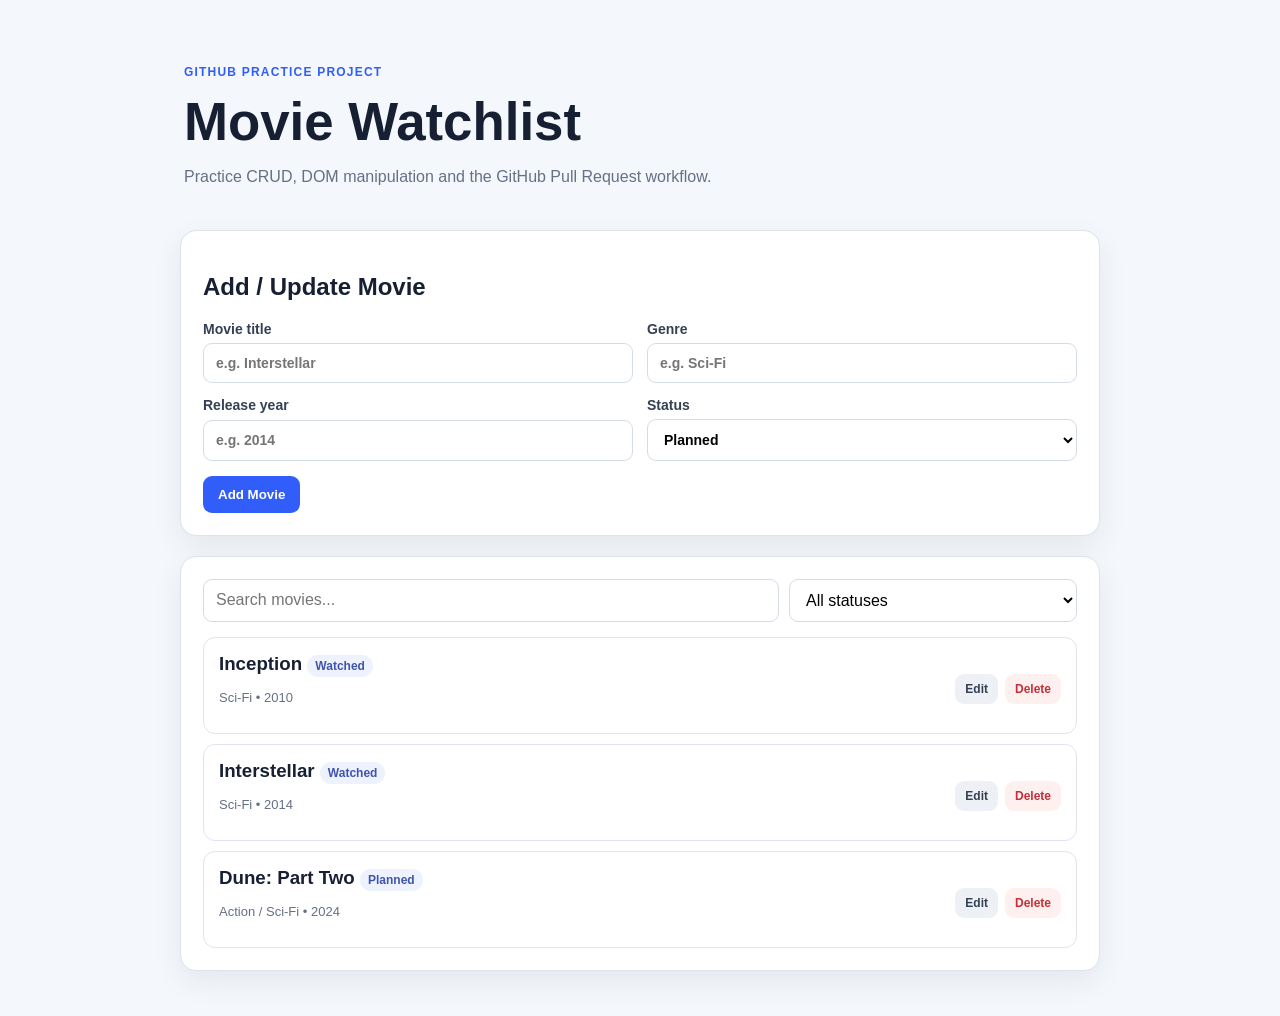
<file: index.html>
<!doctype html>
<html lang="en">
  <head>
    <meta charset="UTF-8" />
    <meta name="viewport" content="width=device-width, initial-scale=1.0" />
    <title>Movie Watchlist</title>
    <link rel="stylesheet" href="style.css" />
    <script src="script.js" defer></script>
  </head>
  <body>
    <main class="app">
      <header>
        <p class="eyebrow">GitHub Practice Project</p>
        <h1>Movie Watchlist</h1>
        <p>
          Practice CRUD, DOM manipulation and the GitHub Pull Request workflow.
        </p>
      </header>

      <section class="panel">
        <h2>Add / Update Movie</h2>
        <form id="movieForm">
          <input type="hidden" id="movieId" />
          <div class="form-grid">
            <label
              >Movie title
              <input
                id="title"
                required
                maxlength="80"
                placeholder="e.g. Interstellar"
              />
            </label>
            <label
              >Genre
              <input
                id="genre"
                required
                maxlength="40"
                placeholder="e.g. Sci-Fi"
              />
            </label>
            <label
              >Release year
              <input
                id="year"
                type="number"
                min="1888"
                max="2100"
                required
                placeholder="e.g. 2014"
              />
            </label>
            <label
              >Status
              <select id="status">
                <option value="Planned">Planned</option>
                <option value="Watched">Watched</option>
              </select>
            </label>
          </div>
          <div class="actions">
            <button type="submit" id="submitButton">Add Movie</button>
            <button type="button" id="cancelButton" class="secondary" hidden>
              Cancel Edit
            </button>
          </div>
        </form>
      </section>

      <section class="panel">
        <div class="toolbar">
          <input id="search" type="search" placeholder="Search movies..." />
          <select id="filter">
            <option value="All">All statuses</option>
            <option value="Planned">Planned</option>
            <option value="Watched">Watched</option>
          </select>
        </div>
        <div id="movieList" class="movie-list"></div>
      </section>
    </main>
  </body>
</html>
</file>
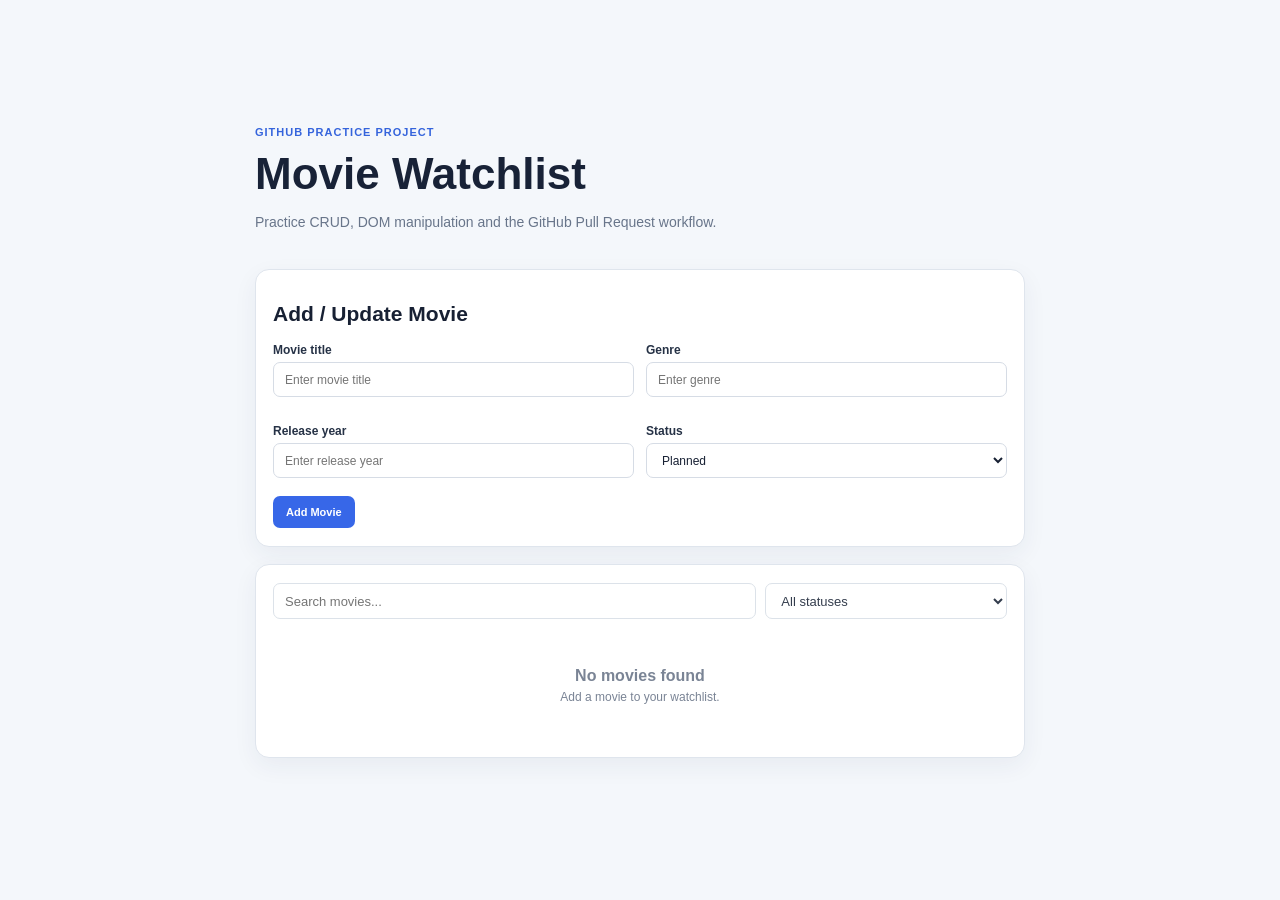
<file: Index.html>
<!DOCTYPE html>
<html lang="en">
<head>
    <meta charset="UTF-8">
    <meta name="viewport" content="width=device-width, initial-scale=1.0">
    <title> Movie Watchlist </title>
    <link rel="stylesheet" href="Style.css">
</head>

<body>
    <main class="container">

        <!-- Header -->
        <header class="header">
            <p class="project-label"> GITHUB PRACTICE PROJECT </p>
            <h1> Movie Watchlist </h1>
            <p class="subtitle"> Practice CRUD, DOM manipulation and the GitHub Pull Request workflow. </p>
        </header>

        <!-- Add / Update Form -->
        <section class="form-card">
            <h2>Add / Update Movie</h2>
            <form id="movieForm">
                <div class="form-grid">

                    <!-- Movie Title -->
                    <div class="form-control">
                        <label for="title">Movie title</label>
                        <input type="text" id="title" placeholder="Enter movie title">
                        <small id="titleError"></small>
                    </div>
                    <div class="form-control">
                        <label for="genre">Genre</label>
                        <input type="text" id="genre" placeholder="Enter genre">
                        <small id="genreError"></small>
                    </div>

                    <!-- Release Year -->
                    <div class="form-control">
                        <label for="year">Release year</label>
                        <input type="number" id="year" placeholder="Enter release year">
                        <small id="yearError"></small>
                    </div>

                    <!-- Status -->
                    <div class="form-control">
                        <label for="status">Status</label>
                        <select id="status">
                            <option value="Planned"> Planned </option>
                            <option value="Watched"> Watched </option>
                        </select>
                    </div>
                </div>

                <!-- Buttons -->
                <div class="form-buttons">
                    <button type="submit" id="submitBtn" class="update-btn"> Add Movie </button>
                    <button type="button" id="cancelBtn" class="cancel-btn" hidden> Cancel Edit </button>
                </div>
            </form>
        </section>

        <!-- Movie List Section -->
        <section class="list-card">
            <!-- Search + Filter -->
            <div class="controls">
                <input type="text" id="searchInput" placeholder="Search movies...">
                <select id="filterStatus">
                    <option value="All"> All statuses </option>
                    <option value="Planned"> Planned </option>
                    <option value="Watched"> Watched </option>
                </select>
            </div>

            <!-- Movies -->
            <div id="movieList"></div>

            <!-- Empty State -->
            <div id="emptyMessage" class="empty-message">
                <h3>No movies found</h3>
                <p> Add a movie to your watchlist. </p>
            </div>
        </section>
    </main>
    <script src="Vanilla.js"></script>
</body>
</html>
</file>
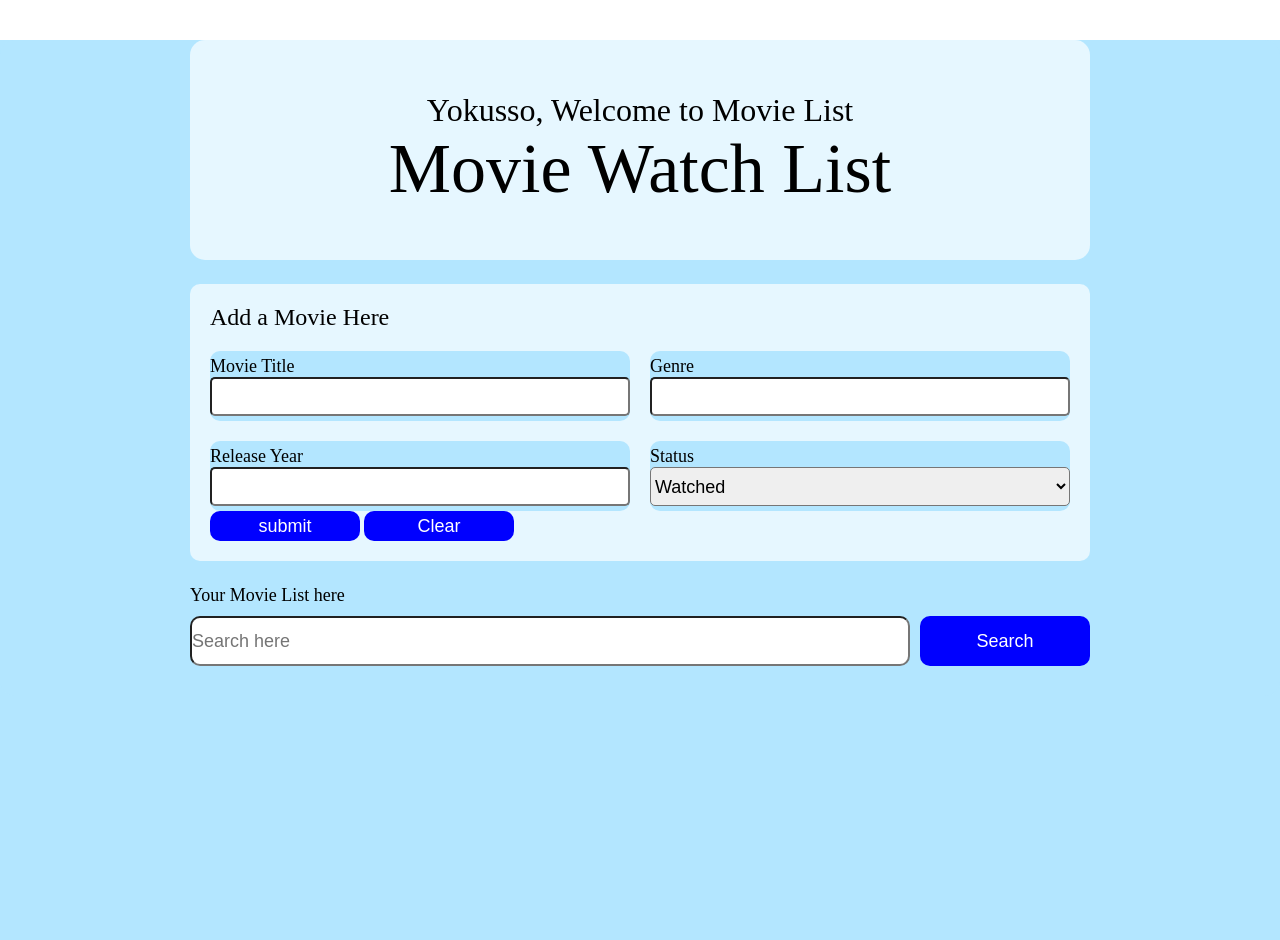
<file: TODO/index.html>
<!DOCTYPE html>
<html lang="en">
<head>
    <meta charset="UTF-8">
    <meta name="viewport" content="width=device-width, initial-scale=1.0">
    <title>MOVIE-DIRECTORY</title>
    <link rel="stylesheet" href="style.css">
</head>
<body>
    <div class="all">
    <div class="main">
    <div class="header">
        <p id="yos">Yokusso, Welcome to Movie List</p>
        <p id="title">Movie Watch List</p>
    </div>
    <div class="hero">
        <div class="form1">
            <p>Add a Movie Here</p>
            <form action="" id="hola">
                <div class="field">
                <label for="mName">Movie Title</label>
                <input type="text" id="mName">
                </div>
                <div class="field">
                <label for="Genre">Genre</label>
                <input type="text" id="Genre">
                </div>
                <div class="field">
                <label for="rYear">Release Year</label>
                <input type="text" id="rYear">
                </div>
                <div class="field">
                <label for="status">Status</label>
                <select name="status" id="">
                    <!-- <option value=""></option> -->
                    <option value="">Watched</option>
                    <option value="">Planning to Watched</option>
                </select>
                </div>
            </form>
            <button type="submit">submit</button>
            <button type="clear">Clear</button>
        </div>
        </div>

        <div class="list">
            <p id="ls">Your Movie List here</p>
            <div class="search">
                <input type="text" placeholder="Search here">
                <button id="search">Search</button>
            </div>
        </div>
    </div>
    </div>
</body>
</html>
</file>
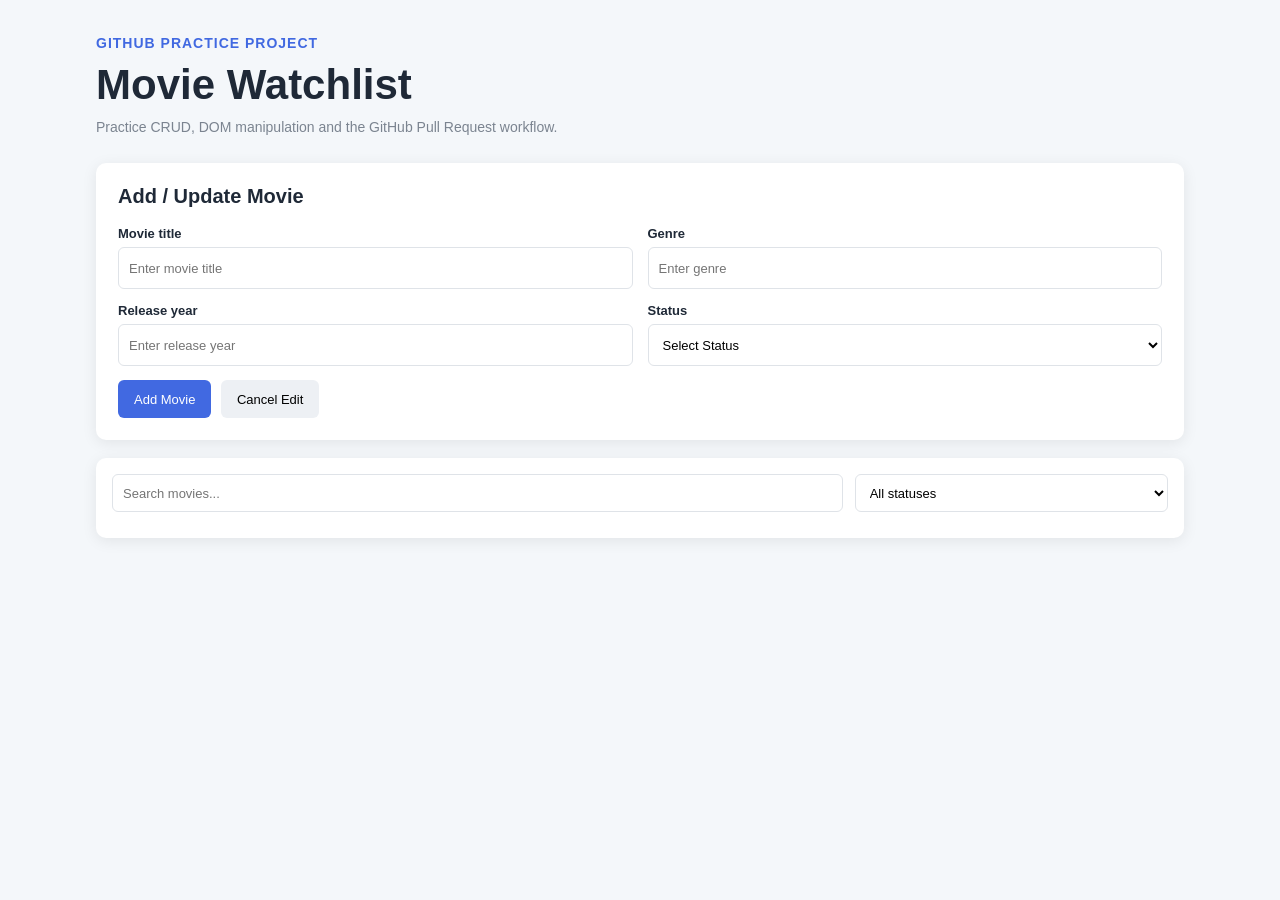
<file: Movie.html>
<!doctype html>
<html lang="en">
<head>
    <meta charset="UTF-8">
    <meta name="viewport" content="width=device-width, initial-scale=1.0">
    <title>Movie Watchlist</title>
    <link rel="stylesheet" href="Movie.css">
</head>
<body>
    <div class="main">
        <p class="project-title">GITHUB PRACTICE PROJECT</p>
        <h1>Movie Watchlist</h1>
        <p class="description">Practice CRUD, DOM manipulation and the GitHub Pull Request workflow.</p>

        <form>
            <h3>Add / Update Movie</h3>

            <div class="form-row">
                <div class="input-box">
                    <p>Movie title</p>
                    <input type="text" id="title" placeholder="Enter movie title">
                </div>

                <div class="input-box">
                    <p>Genre</p>
                    <input type="text" id="genre" placeholder="Enter genre">
                </div>
            </div>

            <div class="form-row">
                <div class="input-box">
                    <p>Release year</p>
                    <input type="text" id="year" placeholder="Enter release year">
                </div>

                <div class="input-box">
                    <p>Status</p>
                    <select id="Status" name="Status">
                        <option value="" disabled selected hidden>Select Status</option>
                        <option value="Planned">Planned</option>
                        <option value="Watched">Watched</option>
                    </select>
                </div>
            </div>

            <div class="buttons">
                <button type="submit" class="update-button">Add Movie</button>
                <button type="button" class="cancel-button">Cancel Edit</button>
            </div>
        </form>

        <div class="movie-list">
            <div class="list-top">
                <input class="search" type="text" placeholder="Search movies...">

                <select class="filter">
                    <option value="all">All statuses</option>
                    <option value="Planned">Planned</option>
                    <option value="Watched">Watched</option>
                </select>
            </div>

            <div class="movies"></div>
        </div>
    </div>

    <script src="Movie.js"></script>
</body>
</html>
</file>
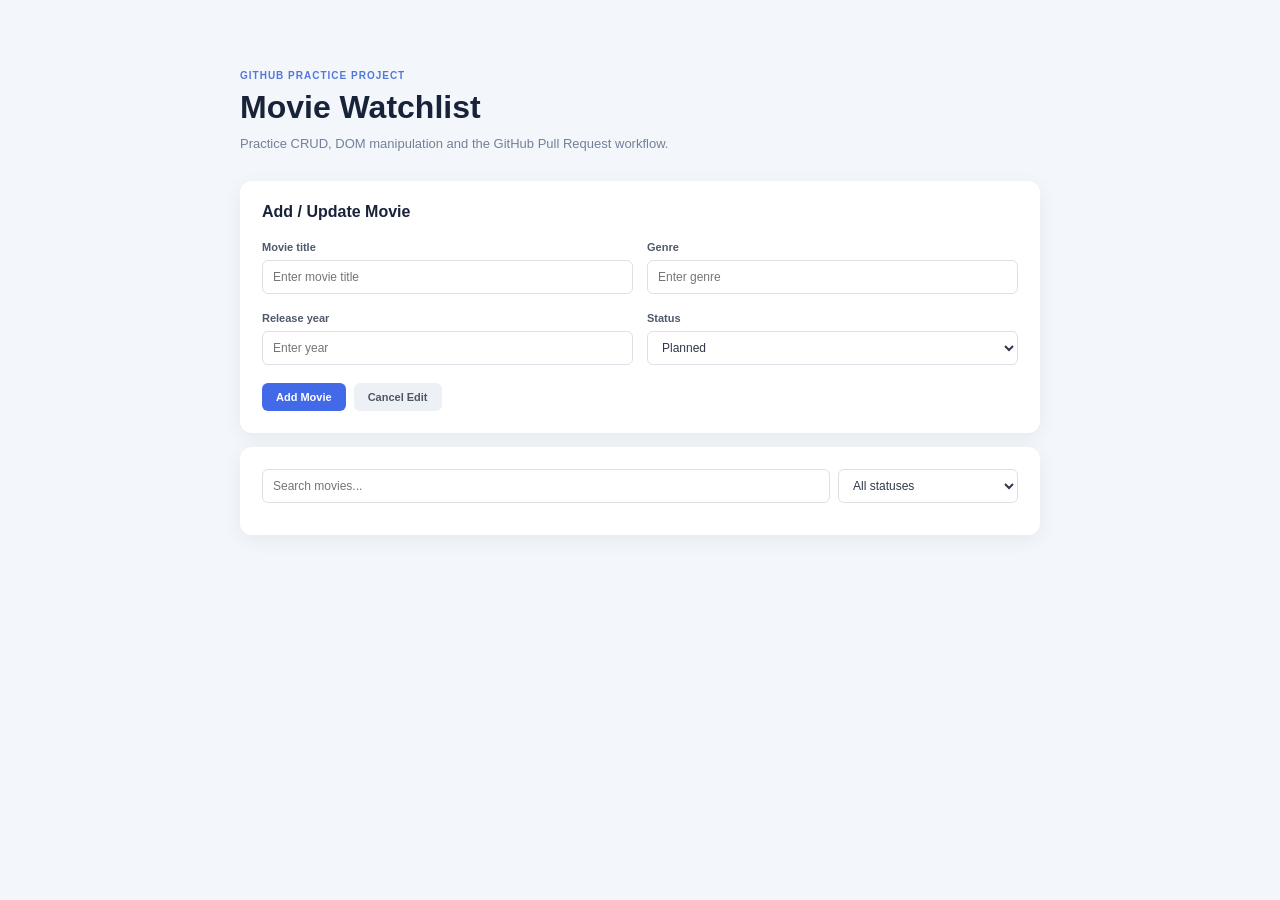
<file: MovieWat.html>
<!DOCTYPE html>
<html lang="en">
<head>
    <meta charset="UTF-8">
    <meta name="viewport" content="width=device-width, initial-scale=1.0">
    <title>Movie Watchlist</title>
    <link rel="stylesheet" href="MovieWat.css">
</head>
<body>

    <div class="container">

        <div class="header">
            <p class="small-title">GITHUB PRACTICE PROJECT</p>
            <h1>Movie Watchlist</h1>
            <p class="subtitle">
                Practice CRUD, DOM manipulation and the GitHub Pull Request workflow.
            </p>
        </div>

        <div class="card">

            <h2>Add / Update Movie</h2>
            

            <form id="movieForm">

                <div class="form-grid">

                    <div class="form-group">
                        <label for="movieTitle">Movie title</label>
                        <input
                            type="text"
                            id="movieTitle"
                            placeholder="Enter movie title"
                            required
                        >
                    </div>

                    <div class="form-group">
                        <label for="genre">Genre</label>
                        <input
                            type="text"
                            id="genre"
                            placeholder="Enter genre"
                            required
                        >
                    </div>

                    <div class="form-group">
                        <label for="year">Release year</label>
                        <input
                            type="number"
                            id="year"
                            placeholder="Enter year"
                            min="1900"
                            max="2100"
                            required
                        >
                    </div>

                    <div class="form-group">
                        <label for="status">Status</label>

                        <select id="status">
                            <option value="Planned">Planned</option>
                            <option value="Watched">Watched</option>
                        </select>
                    </div>

                </div>

                <div class="buttons">

                    <button
                        type="submit"
                        id="submitBtn"
                        class="update-btn"
                    >
                        Add Movie
                    </button>

                    <button
                        type="button"
                        id="cancelBtn"
                        class="cancel-btn"
                        onclick="cancelEdit()"
                    >
                        Cancel Edit
                    </button>

                </div>

            </form>

        </div>

        <div class="card movies-card">

            <div class="filters">

                <input
                    type="text"
                    id="searchInput"
                    placeholder="Search movies..."
                    oninput="displayMovies()"
                >

                <select>
                    id="filterStatus"
                    onchange="displayMovies()"
                >
                    <option value="All">All statuses</option>
                    <option value="Planned">Planned</option>
                    <option value="Watched">Watched</option>
                </select>

            </div>

            <div id="movieList"></div>

        </div>

    </div>

    <script src="MovieWat.js"></script>

</body>
</html>
</file>
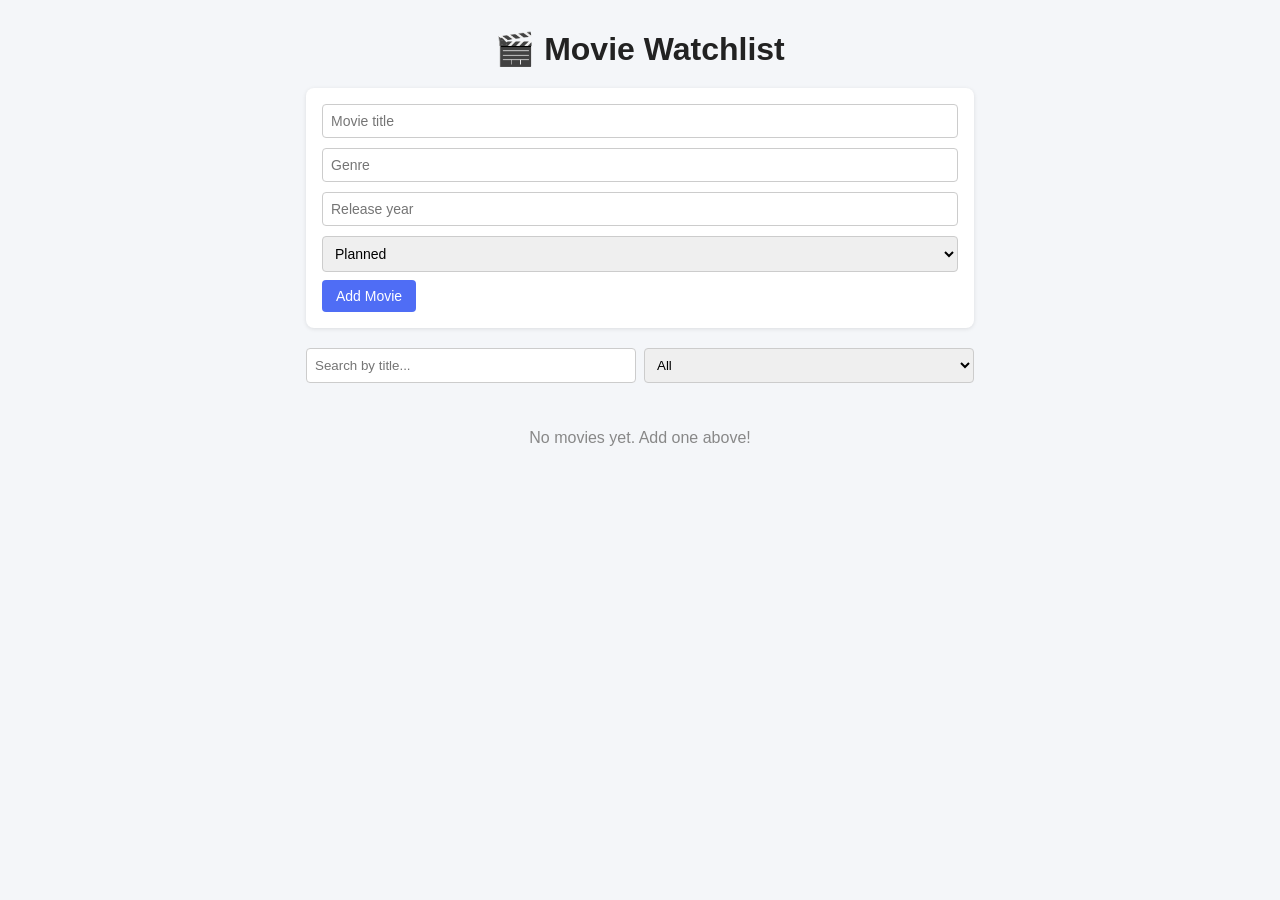
<file: todo.html>
<!DOCTYPE html>
<html lang="en">
<head>
<meta charset="UTF-8">
<meta name="viewport" content="width=device-width, initial-scale=1.0">
<title>Movie Watchlist</title>
<style>
    * { box-sizing: border-box; }

    body {
        font-family: Arial, sans-serif;
        background: #f4f6f9;
        color: #222;
        max-width: 700px;
        margin: 30px auto;
        padding: 0 16px;
    }

    h1 { text-align: center; margin-bottom: 20px; }

    form {
        background: #fff;
        padding: 16px;
        border-radius: 8px;
        margin-bottom: 20px;
        box-shadow: 0 1px 4px rgba(0,0,0,0.1);
    }

    form input, form select {
        width: 100%;
        padding: 8px;
        margin-bottom: 8px;
        border: 1px solid #ccc;
        border-radius: 4px;
        font-size: 14px;
    }

    .error {
        color: red;
        font-size: 12px;
        margin: -6px 0 8px;
    }

    button {
        padding: 8px 14px;
        border: none;
        border-radius: 4px;
        cursor: pointer;
        font-size: 14px;
    }

    .btn-add { background: #4f6df5; color: #fff; }
    .btn-cancel { background: #ccc; }
    .btn-edit { background: #eee; }
    .btn-delete { background: #e5484d; color: #fff; }

    .controls {
        display: flex;
        gap: 8px;
        margin-bottom: 16px;
    }

    .controls input, .controls select {
        padding: 8px;
        border: 1px solid #ccc;
        border-radius: 4px;
        flex: 1;
    }

    .movie {
        background: #fff;
        padding: 12px 16px;
        border-radius: 6px;
        margin-bottom: 10px;
        box-shadow: 0 1px 3px rgba(0,0,0,0.1);
        display: flex;
        justify-content: space-between;
        align-items: center;
        flex-wrap: wrap;
        gap: 8px;
    }

    .movie-info b { font-size: 16px; }
    .movie-info div { font-size: 13px; color: #666; margin-top: 2px; }

    .status {
        font-size: 12px;
        padding: 2px 8px;
        border-radius: 10px;
        margin-left: 6px;
    }

    .status.Watched { background: #d4f7dc; color: #1a7d33; }
    .status.Planned { background: #fdeecb; color: #a66a00; }

    .movie-actions button { margin-left: 6px; }

    .empty {
        text-align: center;
        color: #888;
        padding: 30px 0;
    }

    @media (max-width: 500px) {
        .movie { flex-direction: column; align-items: flex-start; }
        .controls { flex-direction: column; }
    }
</style>
</head>
<body>

<h1>🎬 Movie Watchlist</h1>

<form id="movieForm">
    <input type="hidden" id="movieId">

    <input type="text" id="title" placeholder="Movie title">
    <div class="error" id="titleError"></div>

    <input type="text" id="genre" placeholder="Genre">
    <div class="error" id="genreError"></div>

    <input type="number" id="year" placeholder="Release year">
    <div class="error" id="yearError"></div>

    <select id="status">
        <option value="Planned">Planned</option>
        <option value="Watched">Watched</option>
    </select>

    <button type="submit" id="submitBtn" class="btn-add">Add Movie</button>
    <button type="button" id="cancelBtn" class="btn-cancel" style="display:none;">Cancel</button>
</form>

<div class="controls">
    <input type="text" id="searchInput" placeholder="Search by title...">
    <select id="filterStatus">
        <option value="All">All</option>
        <option value="Planned">Planned</option>
        <option value="Watched">Watched</option>
    </select>
</div>

<div id="movieList"></div>

<script>
    let movies = [];
    let editId = null;

    const form = document.getElementById("movieForm");
    const movieIdInput = document.getElementById("movieId");
    const titleInput = document.getElementById("title");
    const genreInput = document.getElementById("genre");
    const yearInput = document.getElementById("year");
    const statusInput = document.getElementById("status");

    const titleError = document.getElementById("titleError");
    const genreError = document.getElementById("genreError");
    const yearError = document.getElementById("yearError");

    const submitBtn = document.getElementById("submitBtn");
    const cancelBtn = document.getElementById("cancelBtn");

    const searchInput = document.getElementById("searchInput");
    const filterStatus = document.getElementById("filterStatus");
    const movieList = document.getElementById("movieList");

    // ---------- Validation ----------
    function validate() {
        titleError.textContent = "";
        genreError.textContent = "";
        yearError.textContent = "";
        let valid = true;

        if (!titleInput.value.trim()) {
            titleError.textContent = "Title is required.";
            valid = false;
        }
        if (!genreInput.value.trim()) {
            genreError.textContent = "Genre is required.";
            valid = false;
        }
        const year = Number(yearInput.value);
        const thisYear = new Date().getFullYear();
        if (!yearInput.value || year < 1888 || year > thisYear + 5) {
            yearError.textContent = "Enter a valid year.";
            valid = false;
        }
        return valid;
    }

    // ---------- Form submit (Add / Update) ----------
    form.addEventListener("submit", function (e) {
        e.preventDefault();
        if (!validate()) return;

        const movieData = {
            title: titleInput.value.trim(),
            genre: genreInput.value.trim(),
            year: Number(yearInput.value),
            status: statusInput.value
        };

        if (editId) {
            const movie = movies.find(m => m.id === editId);
            Object.assign(movie, movieData);
        } else {
            movieData.id = Date.now().toString();
            movies.push(movieData);
        }

        resetForm();
        renderMovies();
    });

    function resetForm() {
        form.reset();
        movieIdInput.value = "";
        editId = null;
        submitBtn.textContent = "Add Movie";
        cancelBtn.style.display = "none";
        titleError.textContent = "";
        genreError.textContent = "";
        yearError.textContent = "";
    }

    cancelBtn.addEventListener("click", resetForm);

    // ---------- Edit ----------
    function editMovie(id) {
        const movie = movies.find(m => m.id === id);
        if (!movie) return;

        editId = id;
        titleInput.value = movie.title;
        genreInput.value = movie.genre;
        yearInput.value = movie.year;
        statusInput.value = movie.status;

        submitBtn.textContent = "Save Changes";
        cancelBtn.style.display = "inline-block";
        window.scrollTo({ top: 0, behavior: "smooth" });
    }

    // ---------- Delete ----------
    function deleteMovie(id) {
        const movie = movies.find(m => m.id === id);
        const confirmed = confirm(`Delete "${movie.title}"?`);
        if (!confirmed) return;

        movies = movies.filter(m => m.id !== id);
        if (editId === id) resetForm();
        renderMovies();
    }

    // ---------- Toggle status ----------
    function toggleStatus(id) {
        const movie = movies.find(m => m.id === id);
        movie.status = movie.status === "Watched" ? "Planned" : "Watched";
        renderMovies();
    }

    // ---------- Search / Filter ----------
    searchInput.addEventListener("input", renderMovies);
    filterStatus.addEventListener("change", renderMovies);

    // ---------- Render ----------
    function renderMovies() {
        const search = searchInput.value.trim().toLowerCase();
        const statusFilter = filterStatus.value;

        let filtered = movies.filter(m => {
            const matchesSearch = m.title.toLowerCase().includes(search);
            const matchesStatus = statusFilter === "All" || m.status === statusFilter;
            return matchesSearch && matchesStatus;
        });

        movieList.innerHTML = "";

        if (movies.length === 0) {
            movieList.innerHTML = `<div class="empty">No movies yet. Add one above!</div>`;
            return;
        }

        if (filtered.length === 0) {
            movieList.innerHTML = `<div class="empty">No movies match your search/filter.</div>`;
            return;
        }

        filtered.forEach(movie => {
            const div = document.createElement("div");
            div.className = "movie";
            div.innerHTML = `
                <div class="movie-info">
                    <b>${escapeHtml(movie.title)}</b>
                    <span class="status ${movie.status}">${movie.status}</span>
                    <div>${escapeHtml(movie.genre)} • ${movie.year}</div>
                </div>
                <div class="movie-actions">
                    <button class="btn-edit" onclick="toggleStatus('${movie.id}')">
                        Mark as ${movie.status === "Watched" ? "Planned" : "Watched"}
                    </button>
                    <button class="btn-edit" onclick="editMovie('${movie.id}')">Edit</button>
                    <button class="btn-delete" onclick="deleteMovie('${movie.id}')">Delete</button>
                </div>
            `;
            movieList.appendChild(div);
        });
    }

    function escapeHtml(str) {
        const div = document.createElement("div");
        div.textContent = str;
        return div.innerHTML;
    }

    renderMovies();
</script>
</body>
</html>
</file>
<file: style.css>
* {
  box-sizing: border-box;
}

body {
  margin: 0;
  background: #f4f7fb;
  color: #172033;
  font-family: Arial, sans-serif;
}

.app {
  width: min(920px, calc(100% - 28px));
  margin: 45px auto;
  display: grid;
  gap: 20px;
}

header {
  padding: 8px 4px;
}

.eyebrow {
  color: #315efb;
  font-weight: 700;
  text-transform: uppercase;
  letter-spacing: 0.1em;
  font-size: 12px;
}

h1 {
  margin: 0 0 8px;
  font-size: clamp(2rem, 5vw, 3.3rem);
}

header p:last-child {
  color: #667085;
}

.panel {
  background: #fff;
  border: 1px solid #dce3ed;
  border-radius: 16px;
  padding: 22px;
  box-shadow: 0 10px 30px rgba(20, 35, 60, 0.07);
}

.form-grid {
  display: grid;
  grid-template-columns: repeat(2, 1fr);
  gap: 14px;
}

label {
  display: grid;
  gap: 6px;
  font-size: 14px;
  font-weight: 700;
  color: #344054;
}

input,
select {
  width: 100%;
  padding: 11px 12px;
  border: 1px solid #d6dce7;
  border-radius: 9px;
  font: inherit;
  background: #fff;
}

.actions {
  display: flex;
  gap: 9px;
  margin-top: 15px;
}

button {
  border: 0;
  border-radius: 9px;
  padding: 11px 15px;
  background: #315efb;
  color: white;
  font-weight: 700;
  cursor: pointer;
}

button.secondary {
  background: #edf0f5;
  color: #344054;
}

.toolbar {
  display: grid;
  grid-template-columns: 2fr 1fr;
  gap: 10px;
  margin-bottom: 15px;
}

.movie-list {
  display: grid;
  gap: 10px;
}

.movie {
  border: 1px solid #e0e5ed;
  border-radius: 12px;
  padding: 15px;
  display: flex;
  justify-content: space-between;
  gap: 15px;
  align-items: center;
}

.movie h3 {
  margin: 0 0 4px;
}

.meta {
  color: #667085;
  font-size: 13px;
}

.badge {
  display: inline-block;
  padding: 4px 8px;
  border-radius: 999px;
  background: #eef2ff;
  color: #4055aa;
  font-size: 12px;
  font-weight: 700;
}

.movie-actions {
  display: flex;
  gap: 7px;
  margin-top: 8px;

}
.movie-actions button {
  padding: 8px 10px;
  font-size: 12px;
}

.movie-actions .delete {
  background: #fff0f0;
  color: #c52f38;
}

.empty {
  text-align: center;
  padding: 35px;
  color: #667085;
  border: 1px dashed #ccd4e0;
  border-radius: 12px;
}

@media (max-width: 650px) {
  .form-grid,
  .toolbar {
    grid-template-columns: 1fr;
  }
  .movie {
    align-items: flex-start;
    flex-direction: column;
  }
  .movie-actions {
    width: 100%;
  }
  .movie-actions button {
    flex: 1;
  }
}
</file>
<file: Style.css>
* {
    margin: 0;
    padding: 0;
    box-sizing: border-box;
}

body {
    font-family: Arial, Helvetica, sans-serif;

    background: #f4f7fb;

    color: #172033;

    min-height: 100vh;
    display: flex;
    align-items: center;
}


.container {
    width: 100%;
    max-width: 810px;

    margin: 0 auto;

    padding: 4px 20px 20px;
}


/* =========================
   HEADER
========================= */

.header {
    margin-bottom: 36px;
}


.project-label {
    font-size: 11px;

    font-weight: 700;

    letter-spacing: 1px;

    color: #3564dc;

    margin-bottom: 12px;
}


.header h1 {
    font-size: 44px;

    line-height: 1.1;

    font-weight: 700;

    margin-bottom: 14px;

    color: #182237;
}


.subtitle {
    font-size: 14px;

    color: #68758a;

    line-height: 1.5;
}


/* =========================
   FORM CARD
========================= */

.form-card {
    background: white;

    border: 1px solid #dfe5ed;

    border-radius: 14px;

    padding: 32px 17px 18px;

    margin-bottom: 17px;

    box-shadow: 0 8px 25px rgba(30, 50, 80, 0.06);
}


.form-card h2 {
    font-size: 21px;

    margin-bottom: 17px;

    color: #172033;
}


/* =========================
   FORM GRID
========================= */

.form-grid {
    display: grid;

    grid-template-columns: 1fr 1fr;

    column-gap: 12px;

    row-gap: 10px;
}


.form-control label {
    display: block;

    font-size: 12px;

    font-weight: 700;

    margin-bottom: 5px;

    color: #263246;
}


.form-control input,
.form-control select {
    width: 100%;

    height: 35px;

    padding: 0 11px;

    border: 1px solid #d6dce5;

    border-radius: 7px;

    background: white;

    color: #172033;

    font-size: 12px;

    outline: none;
}


.form-control input:focus,
.form-control select:focus {
    border-color: #3b6df5;

    box-shadow: 0 0 0 2px rgba(59, 109, 245, 0.1);
}


.form-control small {
    display: block;

    color: #dc3545;

    font-size: 11px;

    min-height: 14px;

    margin-top: 3px;
}


/* =========================
   FORM BUTTONS
========================= */

.form-buttons {
    display: flex;

    gap: 8px;

    margin-top: 1px;
}


.form-buttons button {
    height: 32px;

    border: none;

    border-radius: 7px;

    padding: 0 13px;

    font-size: 11px;

    font-weight: 700;

    cursor: pointer;
}


.update-btn {
    background: #3767e8;

    color: white;
}


.update-btn:hover {
    background: #2858d8;
}


.cancel-btn {
    background: #edf0f4;

    color: #39465a;
}


.cancel-btn:hover {
    background: #e1e5eb;
}


/* =========================
   LIST CARD
========================= */

.list-card {
    background: white;

    border: 1px solid #dfe5ed;

    border-radius: 14px;

    padding: 18px 17px;

    box-shadow: 0 8px 25px rgba(30, 50, 80, 0.06);
}


/* =========================
   SEARCH + FILTER
========================= */

.controls {
    display: grid;

    grid-template-columns: 2fr 1fr;

    gap: 9px;

    margin-bottom: 13px;
}


.controls input,
.controls select {
    height: 36px;

    width: 100%;

    padding: 0 11px;

    border: 1px solid #dce2e9;

    border-radius: 7px;

    outline: none;

    background: white;

    color: #343d4d;

    font-size: 13px;
}


.controls input:focus,
.controls select:focus {
    border-color: #3b6df5;
}


/* =========================
   MOVIE CARD
========================= */

.movie-card {
    min-height: 74px;

    border: 1px solid #e0e4ea;

    border-radius: 10px;

    padding: 13px;

    display: flex;

    justify-content: space-between;

    align-items: center;

    margin-bottom: 8px;

    transition: box-shadow 0.2s ease,
                transform 0.2s ease;
}


.movie-card:hover {
    box-shadow: 0 4px 12px rgba(30, 50, 80, 0.08);

    transform: translateY(-1px);
}


.movie-details {
    min-width: 0;
}


.movie-title {
    font-size: 16px;

    font-weight: 700;

    color: #182237;

    margin-bottom: 4px;
}


.movie-meta {
    font-size: 11px;

    color: #68758a;
}


/* =========================
   RIGHT SIDE
========================= */

.movie-actions {
    display: flex;

    flex-direction: column;

    align-items: flex-end;

    gap: 7px;

    margin-left: 15px;
}


.status {
    display: inline-block;

    padding: 3px 8px;

    border-radius: 12px;

    font-size: 10px;

    font-weight: 700;
}


.status.watched {
    background: #edf2ff;

    color: #38569c;
}


.status.planned {
    background: #edf2ff;

    color: #38569c;
}


.card-buttons {
    display: flex;

    gap: 6px;
}


.card-buttons button {
    border: none;

    border-radius: 7px;

    height: 25px;

    padding: 0 10px;

    font-size: 10px;

    font-weight: 700;

    cursor: pointer;
}


.edit-btn {
    background: #3767e8;

    color: white;
}


.edit-btn:hover {
    background: #2858d8;
}


.delete-btn {
    background: #fff0f1;

    color: #cf454d;
}


.delete-btn:hover {
    background: #ffe0e2;
}


/* =========================
   EMPTY STATE
========================= */

.empty-message {
    display: none;

    text-align: center;

    padding: 35px 10px;

    color: #7a8495;
}


.empty-message h3 {
    font-size: 16px;

    margin-bottom: 5px;
}


.empty-message p {
    font-size: 12px;
}


/* =========================
   RESPONSIVE
========================= */

@media (max-width: 600px) {

    .container {
        padding: 4px 14px 20px;
    }


    .header {
        margin-bottom: 25px;
    }


    .header h1 {
        font-size: 36px;
    }


    .form-card {
        padding: 24px 14px 16px;
    }


    .form-grid {
        grid-template-columns: 1fr;
    }


    .controls {
        grid-template-columns: 1fr;
    }


    .movie-card {
        align-items: flex-start;
    }


    .movie-actions {
        flex-shrink: 0;
    }

}


@media (max-width: 430px) {

    .movie-card {
        flex-direction: column;

        gap: 12px;
    }


    .movie-actions {
        width: 100%;

        align-items: flex-start;

        margin-left: 0;
    }

}
</file>
<file: TODO/style.css>
*{
    box-sizing: border-box;
    margin: 0;
    padding: 0;
    /* background-color: #b3e6ff; */
}

.all{
    background-color: #b3e6ff;
    height: 100vh;
}
.header{
    display: flex;
    min-height: 220px;
    width: 100%;
    max-width: 900px;
    margin: 40px auto 24px;
    /* position: relative; */
    /* left: 0; */
    flex-direction: column;
    justify-content: center;
    align-items: center;
    text-align: center;
    padding: 10px;
    background-color: #e6f7ff;
    border-radius: 15px;
}

#yos{
    width: 100%;
    font-size: xx-large;
}

#title{
    width: 100%;
    font-size: 70px;
}

.main{
    width: 100%;
    background-color: #b3e6ff;
    padding: 0 20px 30px;
    gap: 20px;
    border-radius: 15px;
}

#hola{
    display: grid;
    grid-template-columns: repeat(2,1fr);
    gap: 20px;
    width: 100%;
    max-width: 900px;
    margin: 20px auto 0;
}

.field{
    display: flex;
    width: 100%;
    min-width: 0;
    flex-direction: column;
    justify-content: center;
    background-color: #b3e6ff;
    height: 70px;
    /* width: auto; */

    border-radius: 10px;
    border: none;
    text-decoration: none;
}

.field input{
    border-radius: 5px;
    height: 55%;
    font-size: large;
}

.field label{
    font-size: large;
}

.field select{
    border-radius: 5px;
    height: 55%;
    font-size: large;
}


.hero{
    width: 100%;
    max-width: 900px;
    margin: 0 auto;
    border-radius: 10px;
}

.list{
    width: 100%;
    max-width: 900px;
    margin: 24px auto 0;
    gap: 10px;
}

.list p{
    font-size: large;
}

.search{
    display: flex;
    align-items: center;
    gap: 10px;
    width: 100%;
    margin-top: 10px;
}

.search input{
    height: 50px;
    flex: 1;
    min-width: 0;
    font-size: large;
    border-radius: 10px;
}
.search button{
    height: 50px;
    width: 170px;
    flex: 0 0 170px;
    font-size: large;
    color: white;
    background-color: blue;
    border: 2px lightblue;
    border-radius: 10px;
}

.form1{
    margin-top: 10px;
    padding: 20px;
    border-radius: 10px;
    background-color: #e6f7ff;
}


.form1 button{
    width: 150px;
    height: 30px;
    color: white;
    background-color: blue;
    border: none;
    border-radius: 10px;
    font-size: large;
}

.form1 p{
    font-size: x-large;
}
</file>
<file: Movie.css>
* {
    margin: 0;
    padding: 0;
    box-sizing: border-box;
}

body {
    background-color: #f4f7fa;
    font-family: Arial, sans-serif;
    color: #1f2937;
}

.main {
    width: 85%;
    max-width: 1200px;
    margin: 35px auto;
}

.project-title {
    font-size: 14px;
    font-weight: bold;
    color: #4169e1;
    letter-spacing: 1px;
    margin-bottom: 10px;
}

.main h1 {
    font-size: 42px;
    margin-bottom: 10px;
}

.description {
    font-size: 14px;
    color: #7b8490;
}

form,
.movie-list {
    width: 100%;
    background-color: white;
    border-radius: 10px;
    box-shadow: 0 3px 15px rgba(0, 0, 0, 0.08);
}

form {
    margin-top: 28px;
    padding: 22px;
}

form h3 {
    font-size: 20px;
    margin-bottom: 18px;
}

.form-row {
    display: flex;
    gap: 15px;
    margin-bottom: 14px;
}

.input-box {
    width: 50%;
}

.input-box p {
    font-size: 13px;
    font-weight: bold;
    margin-bottom: 6px;
}

.input-box input,
.input-box select {
    width: 100%;
    height: 42px;
    padding: 8px 10px;
    border: 1px solid #dfe3e8;
    border-radius: 6px;
    background-color: white;
    font-size: 13px;
}

.buttons {
    margin-top: 8px;
}

.buttons button {
    height: 38px;
    padding: 0 16px;
    border: none;
    border-radius: 6px;
    font-size: 13px;
    cursor: pointer;
}

.update-button {
    background-color: #4169e1;
    color: white;
}

.cancel-button {
    background-color: #edf0f4;
    margin-left: 5px;
}

.movie-list {
    margin-top: 18px;
    padding: 16px;
}

.list-top {
    display: flex;
    gap: 12px;
    margin-bottom: 10px;
}

.search {
    width: 70%;
}

.filter {
    width: 30%;
}

.search,
.filter {
    height: 38px;
    padding: 8px 10px;
    border: 1px solid #dfe3e8;
    border-radius: 6px;
    background-color: white;
    font-size: 13px;
}

.movie {
    width: 100%;
    padding: 13px;
    margin-bottom: 8px;
    border: 1px solid #e5e7eb;
    border-radius: 6px;
    display: flex;
    justify-content: space-between;
    align-items: center;
}

.movie-info h4 {
    font-size: 14px;
    margin-bottom: 4px;
}

.movie-info p {
    font-size: 12px;
    color: #888;
}

.movie-right {
    display: flex;
    align-items: center;
    gap: 8px;
}

.status {
    font-size: 11px;
    padding: 5px 8px;
    background-color: #eef2ff;
    color: #4169e1;
    border-radius: 10px;
}

.movie button {
    border: none;
    padding: 7px 10px;
    border-radius: 5px;
    font-size: 11px;
    cursor: pointer;
}

.edit-button {
    background-color: #4169e1;
    color: white;
}

.delete-button {
    background-color: #ffe5e5;
    color: #d22;
}
</file>
<file: MovieWat.css>
* {
    margin: 0;
    padding: 0;
    box-sizing: border-box;
}

body {
    font-family: Arial, Helvetica, sans-serif;
    background: #f3f7fb;
    color: #18233a;
}

.container {
    width: 800px;
    max-width: 90%;
    margin: 70px auto;
}

.header {
    margin-bottom: 30px;
}

.small-title {
    color: #5278d9;
    font-size: 10px;
    font-weight: bold;
    letter-spacing: 1px;
    margin-bottom: 8px;
}

.header h1 {
    font-size: 32px;
    margin-bottom: 10px;
}

.subtitle {
    color: #738097;
    font-size: 13px;
}


.card {
    background: white;
    border-radius: 12px;
    padding: 22px;
    margin-bottom: 14px;

    box-shadow:
        0 5px 20px rgba(0, 0, 0, 0.06);
}

.card h2 {
    font-size: 16px;
    margin-bottom: 20px;
}

.form-grid {
    display: grid;
    grid-template-columns: 1fr 1fr;
    gap: 18px 14px;
}

.form-group {
    display: flex;
    flex-direction: column;
}

.form-group label {
    font-size: 11px;
    font-weight: bold;
    color: #4e596b;
    margin-bottom: 7px;
}

.form-group input,
.form-group select,
.filters input,
.filters select {
    height: 34px;
    border: 1px solid #dce1e8;
    border-radius: 6px;
    padding: 0 10px;
    outline: none;
    font-size: 12px;
    color: #303949;
    background: white;
}

.form-group input:focus,
.form-group select:focus,
.filters input:focus,
.filters select:focus {
    border-color: #4f7df0;
}


/* Buttons */

.buttons {
    margin-top: 18px;
    display: flex;
    gap: 8px;
}

.update-btn {
    background: #4169e8;
    color: white;
    border: none;
    border-radius: 6px;
    padding: 8px 14px;
    font-size: 11px;
    font-weight: bold;
    cursor: pointer;
}

.update-btn:hover {
    background: #3158d5;
}

.cancel-btn {
    background: #edf0f4;
    color: #4d5665;
    border: none;
    border-radius: 6px;
    padding: 8px 14px;
    font-size: 11px;
    font-weight: bold;
    cursor: pointer;
}

.cancel-btn:hover {
    background: #e1e5ea;
}

.filters {
    display: grid;
    grid-template-columns: 1fr 180px;
    gap: 8px;
    margin-bottom: 10px;
}

.movie {
    border: 1px solid #e1e5eb;
    border-radius: 9px;
    padding: 13px 10px;
    display: flex;
    justify-content: space-between;
    align-items: center;
    margin-top: 8px;
}

.movie-left {
    display: flex;
    flex-direction: column;
    gap: 4px;
}

.movie-title {
    font-size: 12px;
    font-weight: bold;
    color: #253044;
}

.movie-info {
    font-size: 10px;
    color: #8791a1;
}

.movie-right {
    display: flex;
    align-items: center;
    gap: 10px;
}

.status {
    font-size: 9px;
    font-weight: bold;
    padding: 4px 7px;
    border-radius: 8px;
}

.status.planned {
    color: #526da9;
    background: #e9efff;
}

.status.watched {
    color: #587c60;
    background: #e7f5e9;
}

.edit-btn {
    background: #4169e8;
    border: none;
    color: white;
    font-size: 9px;
    font-weight: bold;
    border-radius: 5px;
    padding: 6px 9px;
    cursor: pointer;
}

.delete-btn {
    background: #fff0f0;
    border: none;
    color: #e34c4c;
    font-size: 9px;
    font-weight: bold;
    border-radius: 5px;
    padding: 6px 9px;
    cursor: pointer;
}

.edit-btn:hover {
    background: #3158d5;
}

.delete-btn:hover {
    background: #ffe0e0;
}

.empty {
    text-align: center;
    color: #8993a3;
    font-size: 12px;
    padding: 25px;
}
@media (max-width: 650px) {

    .container {
        width: 95%;
        margin: 30px auto;
    }

    .form-grid {
        grid-template-columns: 1fr;
    }

    .filters {
        grid-template-columns: 1fr;
    }

    .movie {
        align-items: flex-start;
    }

    .movie-right {
        flex-wrap: wrap;
        justify-content: flex-end;
    }
}
</file>
